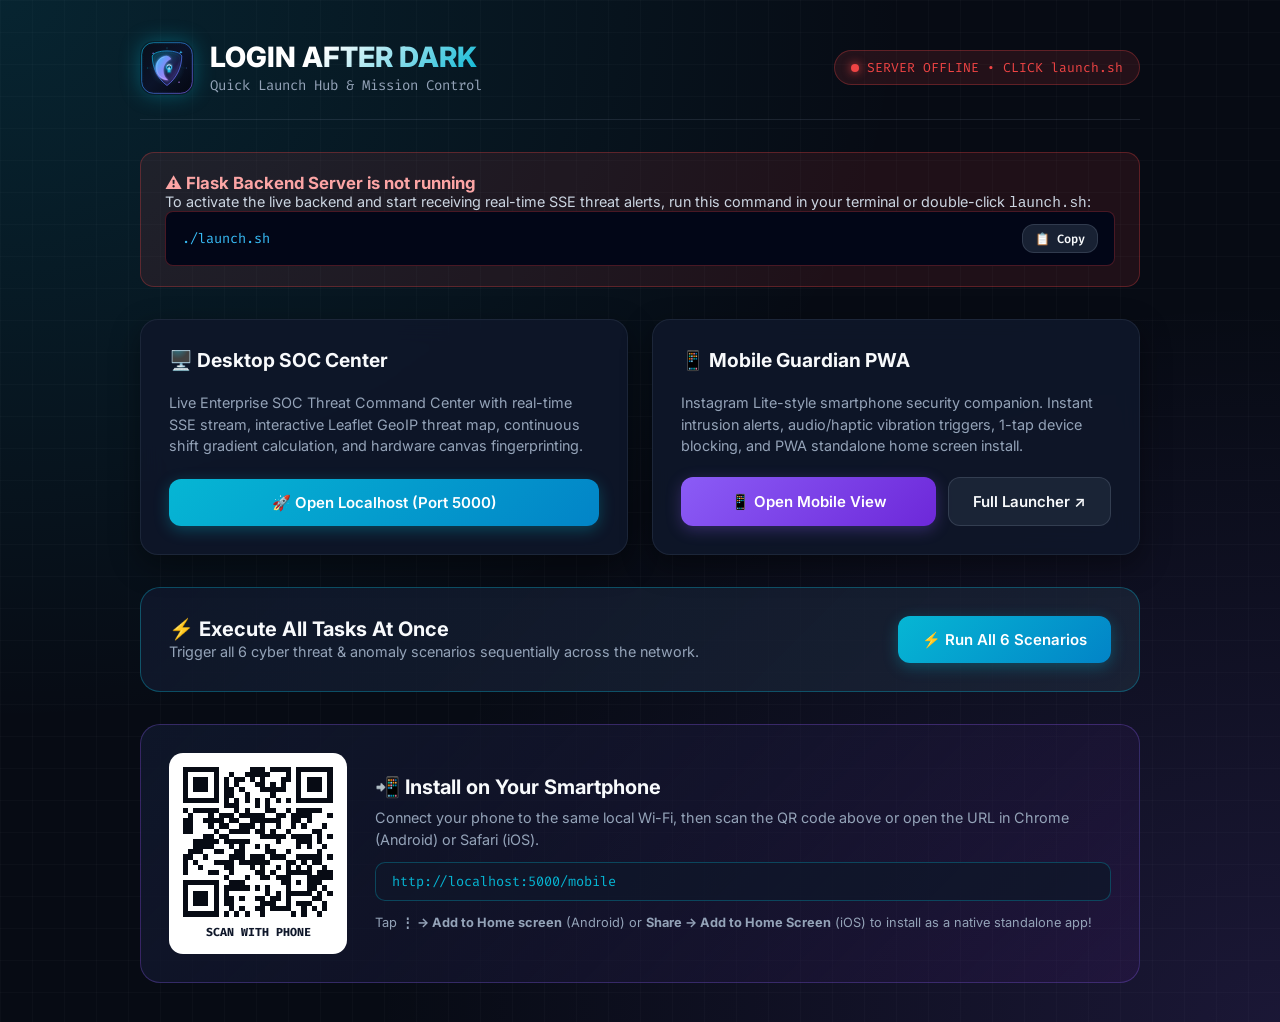
<file: LAUNCHER.html>
<!DOCTYPE html>
<html lang="en">
<head>
  <meta charset="UTF-8">
  <meta name="viewport" content="width=device-width, initial-scale=1.0">
  <title>Login After Dark — Quick Launch Hub</title>
  
  <link rel="icon" type="image/svg+xml" href="static/img/logo.svg">
  <link rel="alternate icon" type="image/png" href="static/img/favicon.png">
  <link rel="apple-touch-icon" href="static/img/icon-192.png">
  <link rel="preconnect" href="https://fonts.googleapis.com">
  <link rel="preconnect" href="https://fonts.gstatic.com" crossorigin>
  <link href="https://fonts.googleapis.com/css2?family=Fira+Code:wght@400;500;600;700&family=Inter:wght@300;400;500;600;700;800&display=swap" rel="stylesheet">

  <style>
    :root {
      --bg: #070b14;
      --card-bg: rgba(15, 23, 42, 0.9);
      --card-border: rgba(30, 41, 59, 0.9);
      --cyan: #06b6d4;
      --cyan-glow: rgba(6, 182, 212, 0.3);
      --purple: #8b5cf6;
      --purple-glow: rgba(139, 92, 246, 0.3);
      --emerald: #10b981;
      --red: #ef4444;
      --text: #f8fafc;
      --muted: #94a3b8;
    }

    * {
      box-sizing: border-box;
      margin: 0;
      padding: 0;
    }

    body {
      background-color: var(--bg);
      background-image: 
        radial-gradient(at 0% 0%, rgba(6, 182, 212, 0.15) 0px, transparent 50%),
        radial-gradient(at 100% 100%, rgba(139, 92, 246, 0.15) 0px, transparent 50%),
        linear-gradient(rgba(255, 255, 255, 0.02) 1px, transparent 1px),
        linear-gradient(90deg, rgba(255, 255, 255, 0.02) 1px, transparent 1px);
      background-size: 100% 100%, 100% 100%, 32px 32px, 32px 32px;
      color: var(--text);
      font-family: 'Inter', -apple-system, sans-serif;
      min-height: 100vh;
      padding: 2.5rem 1.5rem;
      display: flex;
      flex-direction: column;
      align-items: center;
    }

    .container {
      width: 100%;
      max-width: 1000px;
      display: flex;
      flex-direction: column;
      gap: 2rem;
    }

    .header {
      display: flex;
      flex-wrap: wrap;
      align-items: center;
      justify-content: space-between;
      gap: 1.5rem;
      padding-bottom: 1.5rem;
      border-bottom: 1px solid rgba(148, 163, 184, 0.15);
    }

    .brand-group {
      display: flex;
      align-items: center;
      gap: 1rem;
    }

    .logo-badge {
      width: 54px;
      height: 54px;
      background: linear-gradient(135deg, rgba(6, 182, 212, 0.2), rgba(139, 92, 246, 0.2));
      border: 1px solid var(--cyan);
      border-radius: 14px;
      display: flex;
      align-items: center;
      justify-content: center;
      font-size: 1.75rem;
      box-shadow: 0 0 20px var(--cyan-glow);
    }

    .brand-title {
      font-size: 1.75rem;
      font-weight: 800;
      background: linear-gradient(135deg, #ffffff 40%, var(--cyan) 100%);
      -webkit-background-clip: text;
      -webkit-text-fill-color: transparent;
    }

    .brand-subtitle {
      color: var(--muted);
      font-size: 0.875rem;
      font-family: 'Fira Code', monospace;
      margin-top: 2px;
    }

    .status-pill {
      display: flex;
      align-items: center;
      gap: 0.5rem;
      padding: 0.5rem 1rem;
      border-radius: 9999px;
      font-size: 0.8125rem;
      font-family: 'Fira Code', monospace;
      transition: all 0.3s ease;
    }

    .status-online {
      background: rgba(16, 185, 129, 0.12);
      border: 1px solid rgba(16, 185, 129, 0.3);
      color: var(--emerald);
    }

    .status-offline {
      background: rgba(239, 68, 68, 0.12);
      border: 1px solid rgba(239, 68, 68, 0.3);
      color: var(--red);
    }

    .status-dot {
      width: 8px;
      height: 8px;
      border-radius: 50%;
      animation: pulse 2s infinite;
    }

    .dot-online {
      background-color: var(--emerald);
      box-shadow: 0 0 10px var(--emerald);
    }

    .dot-offline {
      background-color: var(--red);
      box-shadow: 0 0 10px var(--red);
    }

    @keyframes pulse {
      0%, 100% { opacity: 1; transform: scale(1); }
      50% { opacity: 0.4; transform: scale(0.9); }
    }

    /* Offline Alert */
    .offline-banner {
      background: rgba(239, 68, 68, 0.1);
      border: 1px solid rgba(239, 68, 68, 0.3);
      border-radius: 14px;
      padding: 1.25rem 1.5rem;
      display: flex;
      flex-direction: column;
      gap: 0.75rem;
      color: #fca5a5;
    }

    .code-box {
      background: #020617;
      border: 1px solid rgba(239, 68, 68, 0.3);
      padding: 0.75rem 1rem;
      border-radius: 8px;
      font-family: 'Fira Code', monospace;
      font-size: 0.85rem;
      color: #38bdf8;
      display: flex;
      align-items: center;
      justify-content: space-between;
    }

    /* Grid layout */
    .grid-2 {
      display: grid;
      grid-template-columns: repeat(auto-fit, minmax(300px, 1fr));
      gap: 1.5rem;
    }

    .card {
      background: var(--card-bg);
      border: 1px solid var(--card-border);
      border-radius: 18px;
      padding: 1.75rem;
      backdrop-filter: blur(12px);
      box-shadow: 0 10px 30px rgba(0, 0, 0, 0.4);
      display: flex;
      flex-direction: column;
      gap: 1.25rem;
      transition: all 0.25s ease;
    }

    .card:hover {
      border-color: rgba(6, 182, 212, 0.4);
      transform: translateY(-2px);
    }

    .card-title {
      font-size: 1.2rem;
      font-weight: 700;
      display: flex;
      align-items: center;
      gap: 0.625rem;
    }

    .card-desc {
      color: var(--muted);
      font-size: 0.9rem;
      line-height: 1.5;
    }

    .btn {
      display: inline-flex;
      align-items: center;
      justify-content: center;
      gap: 0.625rem;
      padding: 0.875rem 1.5rem;
      border-radius: 12px;
      font-size: 0.9375rem;
      font-weight: 600;
      cursor: pointer;
      text-decoration: none;
      transition: all 0.2s ease;
      border: none;
      font-family: inherit;
    }

    .btn-primary {
      background: linear-gradient(135deg, #06b6d4, #0284c7);
      color: #ffffff;
      box-shadow: 0 4px 15px var(--cyan-glow);
    }

    .btn-purple {
      background: linear-gradient(135deg, #8b5cf6, #6d28d9);
      color: #ffffff;
      box-shadow: 0 4px 15px var(--purple-glow);
    }

    .btn-secondary {
      background: rgba(30, 41, 59, 0.8);
      border: 1px solid rgba(148, 163, 184, 0.2);
      color: var(--text);
    }

    .runner-box {
      background: linear-gradient(135deg, rgba(15, 23, 42, 0.95), rgba(30, 41, 59, 0.7));
      border: 1px solid rgba(6, 182, 212, 0.35);
      border-radius: 20px;
      padding: 1.75rem;
      display: flex;
      flex-direction: column;
      gap: 1.25rem;
    }

    .mobile-box {
      background: linear-gradient(135deg, rgba(15, 23, 42, 0.95), rgba(88, 28, 135, 0.15));
      border: 1px solid rgba(139, 92, 246, 0.3);
      border-radius: 20px;
      padding: 1.75rem;
      display: grid;
      grid-template-columns: auto 1fr;
      gap: 1.75rem;
      align-items: center;
    }

    @media (max-width: 768px) {
      .mobile-box {
        grid-template-columns: 1fr;
        justify-items: center;
      }
    }

    .qr-card {
      background: #ffffff;
      padding: 0.875rem;
      border-radius: 14px;
      display: flex;
      flex-direction: column;
      align-items: center;
      gap: 0.5rem;
    }

    #qrcode img, #qrcode canvas {
      width: 150px;
      height: 150px;
      display: block;
    }

    .qr-caption {
      color: #0f172a;
      font-size: 0.725rem;
      font-weight: 700;
      font-family: 'Fira Code', monospace;
    }

    .terminal-output {
      background: #020617;
      border: 1px solid rgba(30, 41, 59, 0.8);
      border-radius: 12px;
      padding: 1rem;
      font-family: 'Fira Code', monospace;
      font-size: 0.8rem;
      color: #38bdf8;
      max-height: 160px;
      overflow-y: auto;
      white-space: pre-wrap;
      display: none;
    }
  </style>
</head>
<body>

  <div class="container">

    <!-- Header -->
    <header class="header">
      <div class="brand-group">
        <img src="static/img/logo.svg" alt="Login After Dark" class="logo-badge-img" style="width:54px; height:54px; border-radius:14px; box-shadow:0 0 20px rgba(6,182,212,0.35); flex-shrink:0;">
        <div>
          <h1 class="brand-title">LOGIN AFTER DARK</h1>
          <p class="brand-subtitle">Quick Launch Hub & Mission Control</p>
        </div>
      </div>
      <div id="status-pill" class="status-pill status-offline">
        <span id="status-dot" class="status-dot dot-offline"></span>
        <span id="status-text">CHECKING SERVER...</span>
      </div>
    </header>

    <!-- Offline Alert Banner (shown if server is not yet running) -->
    <div id="offline-banner" class="offline-banner" style="display: none;">
      <div style="font-weight: 700; font-size: 1.05rem;">⚠️ Flask Backend Server is not running</div>
      <p style="font-size: 0.9rem; color: #cbd5e1;">
        To activate the live backend and start receiving real-time SSE threat alerts, run this command in your terminal or double-click <code>launch.sh</code>:
      </p>
      <div class="code-box">
        <span>./launch.sh</span>
        <button class="btn btn-secondary" style="padding: 0.35rem 0.75rem; font-size: 0.75rem;" onclick="copyCommand()">📋 Copy</button>
      </div>
    </div>

    <!-- Dual Quick Launch Cards -->
    <div class="grid-2">
      
      <!-- Card 1: SOC Dashboard -->
      <div class="card">
        <h2 class="card-title">🖥️ Desktop SOC Center</h2>
        <p class="card-desc">
          Live Enterprise SOC Threat Command Center with real-time SSE stream, interactive Leaflet GeoIP threat map, continuous shift gradient calculation, and hardware canvas fingerprinting.
        </p>
        <div style="display: flex; gap: 0.75rem; margin-top: auto;">
          <a href="http://localhost:5000/" target="_blank" class="btn btn-primary" style="flex: 1;">
            🚀 Open Localhost (Port 5000)
          </a>
        </div>
      </div>

      <!-- Card 2: Mobile Guardian Companion -->
      <div class="card">
        <h2 class="card-title">📱 Mobile Guardian PWA</h2>
        <p class="card-desc">
          Instagram Lite-style smartphone security companion. Instant intrusion alerts, audio/haptic vibration triggers, 1-tap device blocking, and PWA standalone home screen install.
        </p>
        <div style="display: flex; gap: 0.75rem; margin-top: auto;">
          <a href="http://localhost:5000/mobile" target="_blank" class="btn btn-purple" style="flex: 1;">
            📱 Open Mobile View
          </a>
          <a href="http://localhost:5000/launcher" target="_blank" class="btn btn-secondary">
            Full Launcher ↗
          </a>
        </div>
      </div>

    </div>

    <!-- ⚡ EXECUTE ALL TASKS AT ONCE BUTTON -->
    <div class="runner-box">
      <div style="display: flex; justify-content: space-between; align-items: center; flex-wrap: wrap; gap: 1rem;">
        <div>
          <h2 style="font-size: 1.25rem; font-weight: 700;">⚡ Execute All Tasks At Once</h2>
          <p class="card-desc">Trigger all 6 cyber threat & anomaly scenarios sequentially across the network.</p>
        </div>
        <button id="btn-run-all" class="btn btn-primary" onclick="executeAllTasks()">
          ⚡ Run All 6 Scenarios
        </button>
      </div>

      <div id="terminal-log" class="terminal-output"></div>
    </div>

    <!-- 📲 MOBILE PHONE INSTALLATION SECTION -->
    <div class="mobile-box">
      <div class="qr-card">
        <div id="qrcode"></div>
        <span class="qr-caption">SCAN WITH PHONE</span>
      </div>
      <div>
        <h2 style="font-size: 1.25rem; font-weight: 700; margin-bottom: 0.5rem;">📲 Install on Your Smartphone</h2>
        <p class="card-desc" style="margin-bottom: 0.75rem;">
          Connect your phone to the same local Wi-Fi, then scan the QR code above or open the URL in Chrome (Android) or Safari (iOS).
        </p>
        <div style="background: rgba(15, 23, 42, 0.8); border: 1px solid rgba(6, 182, 212, 0.3); padding: 0.6rem 1rem; border-radius: 10px; font-family: 'Fira Code', monospace; font-size: 0.85rem; color: var(--cyan); margin-bottom: 0.75rem;">
          <span id="mobile-url-display">http://localhost:5000/mobile</span>
        </div>
        <p class="card-desc" style="font-size: 0.8rem;">
          Tap <strong>⋮ &rarr; Add to Home screen</strong> (Android) or <strong>Share &rarr; Add to Home Screen</strong> (iOS) to install as a native standalone app!
        </p>
      </div>
    </div>

  </div>

  <script src="static/js/qrcode.min.js"></script>
  <script>
    let localLanIp = "127.0.0.1";
    let serverOnline = false;

    async function checkServerStatus() {
      const pill = document.getElementById('status-pill');
      const dot = document.getElementById('status-dot');
      const text = document.getElementById('status-text');
      const banner = document.getElementById('offline-banner');

      try {
        const resp = await fetch('http://localhost:5000/api/network-info', { mode: 'cors' });
        if (resp.ok) {
          const data = await resp.json();
          localLanIp = data.local_ip;
          serverOnline = true;
          pill.className = "status-pill status-online";
          dot.className = "status-dot dot-online";
          text.innerText = `SERVER ONLINE • LAN: ${localLanIp}:5000`;
          banner.style.display = 'none';

          const mobileUrl = data.mobile_lan_url || `http://${localLanIp}:5000/mobile`;
          document.getElementById('mobile-url-display').innerText = mobileUrl;
          renderQrCode(mobileUrl);
          return;
        }
      } catch (err) {
        // Server offline
      }

      serverOnline = false;
      pill.className = "status-pill status-offline";
      dot.className = "status-dot dot-offline";
      text.innerText = "SERVER OFFLINE • CLICK launch.sh";
      banner.style.display = 'block';
      renderQrCode("http://localhost:5000/mobile");
    }

    let qrRendered = false;
    function renderQrCode(url) {
      if (qrRendered) return;
      const qrEl = document.getElementById('qrcode');
      if (qrEl && typeof QRCode !== 'undefined') {
        qrEl.innerHTML = '';
        new QRCode(qrEl, {
          text: url,
          width: 150,
          height: 150,
          colorDark: "#070b14",
          colorLight: "#ffffff",
          correctLevel: QRCode.CorrectLevel.M
        });
        qrRendered = true;
      }
    }

    function copyCommand() {
      navigator.clipboard.writeText('./launch.sh').then(() => alert("Command './launch.sh' copied to clipboard!"));
    }

    async function executeAllTasks() {
      const btn = document.getElementById('btn-run-all');
      const terminal = document.getElementById('terminal-log');

      if (!serverOnline) {
        alert("Server is offline! Please run ./launch.sh first.");
        return;
      }

      btn.disabled = true;
      btn.innerText = "⚡ Running All Tasks...";
      terminal.style.display = 'block';
      terminal.innerText = `[${new Date().toLocaleTimeString()}] Executing all 6 threat and anomaly scenarios...\n`;

      try {
        const resp = await fetch('http://localhost:5000/api/simulate/run-all', { method: 'POST' });
        const data = await resp.json();
        if (data.results) {
          data.results.forEach((r, idx) => {
            terminal.innerText += `  [${idx+1}/6] ${r.name} -> Classification: ${r.result?.classification || 'OK'}\n`;
            if (r.alert_id) {
              terminal.innerText += `       🚨 Mobile Push Alert #${r.alert_id} dispatched!\n`;
            }
          });
        }
        terminal.innerText += `[${new Date().toLocaleTimeString()}] ✅ ALL TASKS COMPLETED SUCCESSFULLY!\n`;
      } catch (err) {
        terminal.innerText += `❌ Error: ${err.message}\n`;
      }

      btn.disabled = false;
      btn.innerText = "✔ Tasks Executed (Run Again)";
    }

    document.addEventListener('DOMContentLoaded', () => {
      checkServerStatus();
      setInterval(checkServerStatus, 3000);
    });
  </script>
</body>
</html>
</file>
